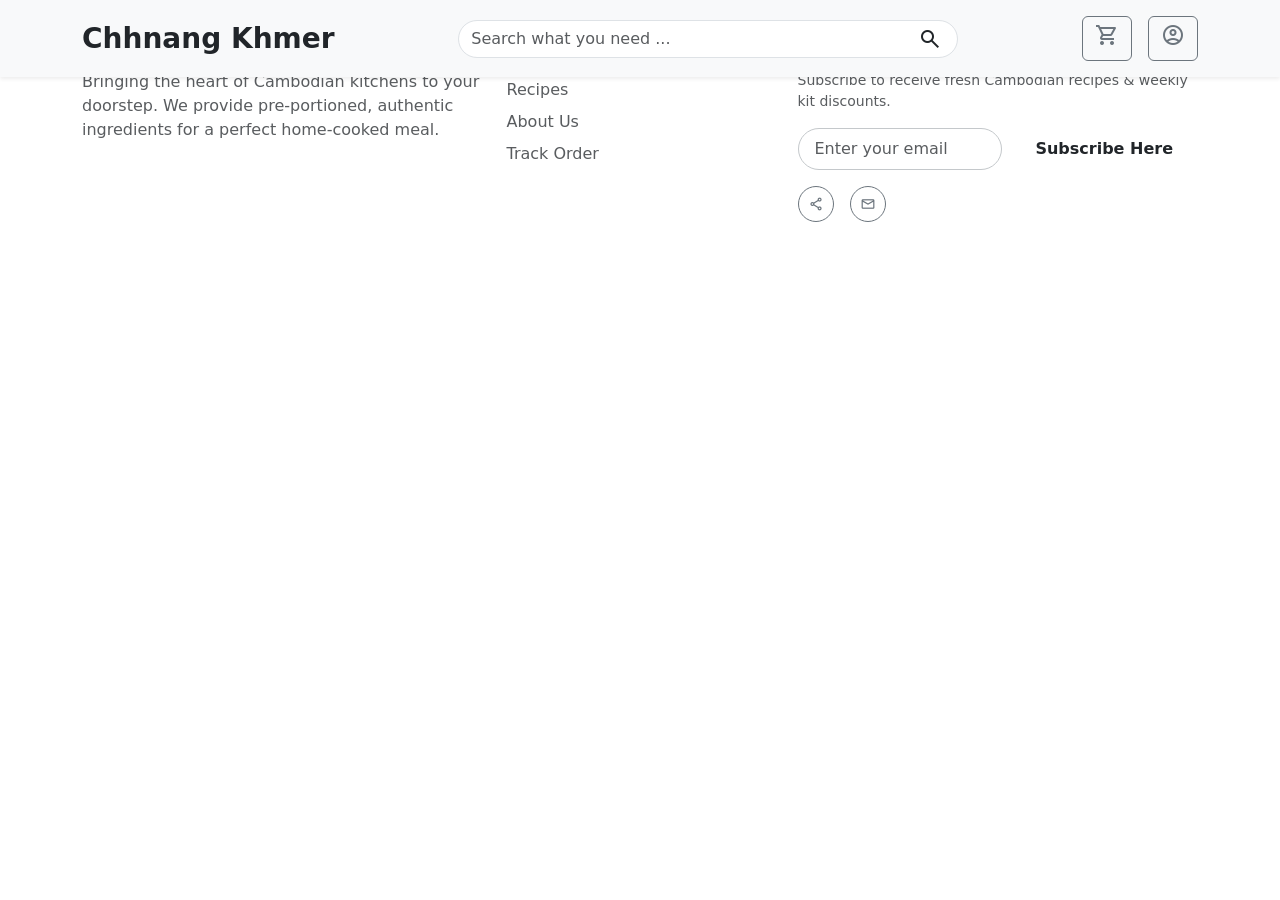
<file: pages/nav-footer.html>
<!doctype html>
<html lang="en">
  <head>
    <meta charset="UTF-8" />
    <meta name="viewport" content="width=device-width, initial-scale=1.0" />
    <title>Chhnang Khmer</title>
    <!-- bootstrap CSS -->
    <link
      href="https://cdn.jsdelivr.net/npm/bootstrap@5.3.8/dist/css/bootstrap.min.css"
      rel="stylesheet"
      integrity="sha384-sRIl4kxILFvY47J16cr9ZwB07vP4J8+LH7qKQnuqkuIAvNWLzeN8tE5YBujZqJLB"
      crossorigin="anonymous"
    />
    <!-- google-icons -->
    <link
      rel="stylesheet"
      href="https://fonts.googleapis.com/css2?family=Material+Symbols+Outlined"
    />
  </head>

  <body>
    <!--navbar -->
    <div id="navbar"></div>

    <!-- homepage content -->

    <!-- footer -->
    <div id="footer"></div>

    <!-- Loader Script -->
    <script>
      function loadComponent(url, elementId) {
        fetch(url)
          .then((response) => response.text())
          .then((data) => {
            document.getElementById(elementId).innerHTML = data;
          });
      }

      loadComponent("components/footer.html", "footer");
      loadComponent("components/nav.html", "navbar");
    </script>
  </body>
</html>
</file>
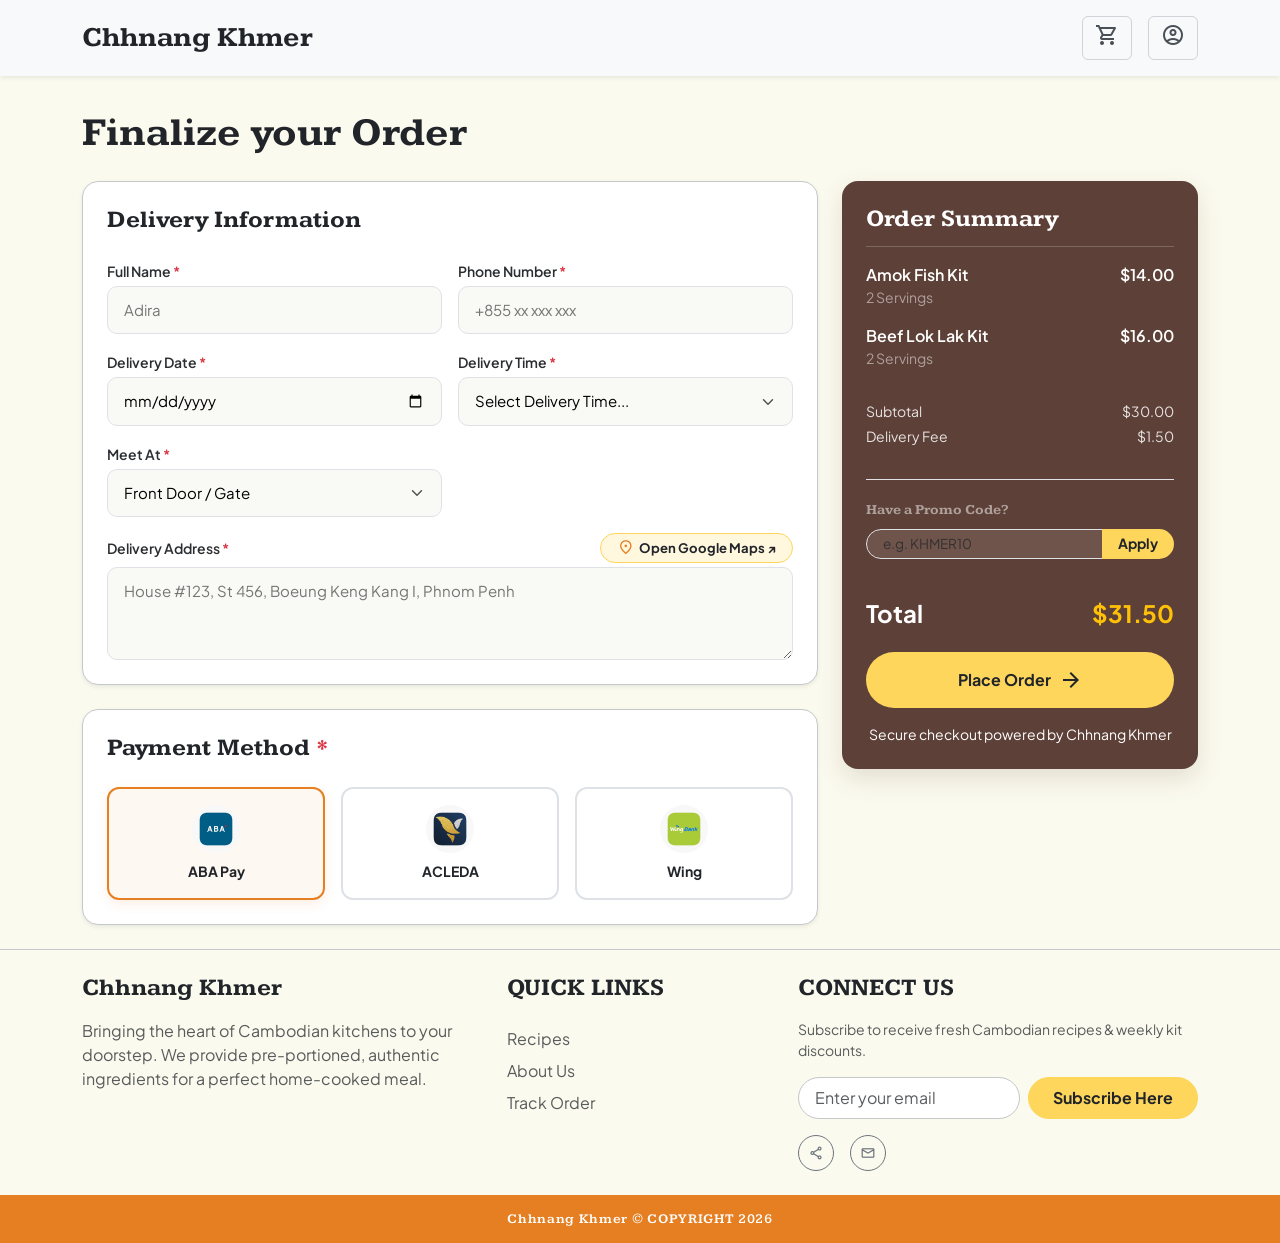
<file: pages/p5_checkout.html>
<!doctype html>
<html lang="en">
  <head>
    <meta charset="UTF-8" />
    <meta name="viewport" content="width=device-width, initial-scale=1.0" />
    <title>Checkout & Order Placement - Chhnang Khmer</title>
    <meta
      name="description"
      content="Secure checkout for your recipe kit order. Enter delivery details and select your preferred payment method."
    />
    <!-- bootstrap CSS -->
    <link
      href="https://cdn.jsdelivr.net/npm/bootstrap@5.3.8/dist/css/bootstrap.min.css"
      rel="stylesheet"
      integrity="sha384-sRIl4kxILFvY47J16cr9ZwB07vP4J8+LH7qKQnuqkuIAvNWLzeN8tE5YBujZqJLB"
      crossorigin="anonymous"
    />
    <!-- google-icons -->
    <link
      rel="stylesheet"
      href="https://fonts.googleapis.com/css2?family=Material+Symbols+Outlined:opsz,wght,FILL,GRAD@20..48,100..700,0..1,-50..200"
    />
    <!-- Custom CSS -->
    <link rel="stylesheet" href="../assets/css/global.css" />
    <link rel="stylesheet" href="../assets/css/styles.css" />
  </head>

  <body>
    <!--navbar -->
    <div id="navbar"></div>

    <!-- homepage content -->
    <main class="container py-4">
      <!-- Heading: Finalize your Order -->
      <h1 class="fw-bold mb-4 text-dark font-title">Finalize your Order</h1>

      <form id="checkout-form" onsubmit="event.preventDefault(); simulateOrder();">
        <div class="row g-4 align-items-start">
          <!-- Left Column: Forms -->
          <div class="col-lg-8 d-flex flex-column gap-4">
            
            <!-- Section 1: Delivery Info -->
            <section class="card p-3 p-md-4 border border-secondary-subtle bg-white rounded-4 shadow-sm">
              <div class="mb-4">
                <h2 class="h4 fw-bold text-dark mb-0 font-title">Delivery Information</h2>
              </div>
              
              <div class="row g-3">
                <div class="col-md-6">
                  <label class="form-label fw-semibold text-secondary-emphasis small mb-1">Full Name <span class="text-danger">*</span></label>
                  <input class="p5-form-control" placeholder="Adira" type="text" required>
                </div>
                <div class="col-md-6">
                  <label class="form-label fw-semibold text-secondary-emphasis small mb-1">Phone Number <span class="text-danger">*</span></label>
                  <input class="p5-form-control" placeholder="+855 xx xxx xxx" type="tel" required>
                </div>
                <div class="col-md-6">
                  <label class="form-label fw-semibold text-secondary-emphasis small mb-1">Delivery Date <span class="text-danger">*</span></label>
                  <input class="p5-form-control" type="date" required>
                </div>
                <div class="col-md-6">
                  <label class="form-label fw-semibold text-secondary-emphasis small mb-1">Delivery Time <span class="text-danger">*</span></label>
                  <select class="p5-form-select" required>
                    <option value="">Select Delivery Time...</option>
                    <option value="09:00 AM - 11:00 AM">09:00 AM - 11:00 AM</option>
                    <option value="11:00 AM - 01:00 PM">11:00 AM - 01:00 PM</option>
                    <option value="01:00 PM - 03:00 PM">01:00 PM - 03:00 PM</option>
                    <option value="03:00 PM - 05:00 PM">03:00 PM - 05:00 PM</option>
                  </select>
                </div>
                <!-- Meet At Field -->
                <div class="col-md-6">
                  <label class="form-label fw-semibold text-secondary-emphasis small mb-1">Meet At <span class="text-danger">*</span></label>
                  <select class="p5-form-select" required>
                    <option value="Front Door / Gate">Front Door / Gate</option>
                    <option value="Building Lobby / Reception">Building Lobby / Reception</option>
                    <option value="Security Guard Post">Security Guard Post</option>
                    <option value="Hand directly to me">Hand directly to me</option>
                    <option value="Parking Lot / Outside">Parking Lot / Outside</option>
                  </select>
                </div>

                <div class="col-12">
                  <div class="d-flex justify-content-between align-items-center mb-1">
                    <label class="form-label fw-semibold text-secondary-emphasis small mb-0">Delivery Address <span class="text-danger">*</span></label>
                    <a
                      href="https://maps.google.com"
                      target="_blank"
                      rel="noopener noreferrer"
                      class="btn btn-sm btn-outline-warning text-dark fw-bold rounded-pill d-inline-flex align-items-center gap-1 py-1 px-3 text-decoration-none"
                      style="font-size: 0.82rem; border-color: var(--color-brand-yellow); background-color: rgba(254, 214, 91, 0.2);"
                    >
                      <span class="material-symbols-outlined text-brand-orange" style="font-size: 1.1rem;">location_on</span>
                      Open Google Maps ↗
                    </a>
                  </div>
                  <textarea class="p5-form-control" rows="3" placeholder="House #123, St 456, Boeung Keng Kang I, Phnom Penh" required></textarea>
                </div>
              </div>
            </section>

            <!-- Section 2: Payment Method -->
            <section class="card p-3 p-md-4 border border-secondary-subtle bg-white rounded-4 shadow-sm">
              <div class="mb-4">
                <h2 class="h4 fw-bold text-dark mb-0 font-title">Payment Method <span class="text-danger">*</span></h2>
              </div>
              
              <div class="row g-3">
                <!-- ABA -->
                <div class="col-4">
                  <input type="radio" class="btn-check" name="payment" id="payment-aba" required checked>
                  <label class="card p-3 text-center p5-payment-card border-2 transition-all" for="payment-aba">
                    <div class="d-flex flex-column align-items-center justify-content-center w-100">
                      <div class="logo-wrapper mb-2">
                        <img src="../assets/images/aba.png" alt="ABA Pay" class="payment-logo rounded-circle" style="width: 48px; height: 48px; object-fit: cover;">
                      </div>
                      <span class="fw-bold small text-dark">ABA Pay</span>
                    </div>
                  </label>
                </div>
                
                <!-- ACLEDA -->
                <div class="col-4">
                  <input type="radio" class="btn-check" name="payment" id="payment-acleda" required>
                  <label class="card p-3 text-center p5-payment-card border-2 transition-all" for="payment-acleda">
                    <div class="d-flex flex-column align-items-center justify-content-center w-100">
                      <div class="logo-wrapper mb-2">
                        <img src="../assets/images/aclida.png" alt="ACLEDA" class="payment-logo rounded-circle" style="width: 48px; height: 48px; object-fit: cover;">
                      </div>
                      <span class="fw-bold small text-dark">ACLEDA</span>
                    </div>
                  </label>
                </div>
                
                <!-- Wing -->
                <div class="col-4">
                  <input type="radio" class="btn-check" name="payment" id="payment-wing" required>
                  <label class="card p-3 text-center p5-payment-card border-2 transition-all" for="payment-wing">
                    <div class="d-flex flex-column align-items-center justify-content-center w-100">
                      <div class="logo-wrapper mb-2">
                        <img src="../assets/images/wing.png" alt="Wing" class="payment-logo rounded-circle" style="width: 48px; height: 48px; object-fit: cover;">
                      </div>
                      <span class="fw-bold small text-dark">Wing</span>
                    </div>
                  </label>
                </div>
              </div>
            </section>
          </div>

          <!-- Right Column: Order Summary -->
          <aside class="col-lg-4 sticky-top" style="top: 100px;">
            <div class="p5-summary-box">
              <h3 class="h4 fw-bold mb-3 font-title">Order Summary</h3>
              <div class="d-flex flex-column gap-3 mb-4">
                
                <div class="d-flex justify-content-between align-items-start">
                  <div>
                    <p class="fw-semibold mb-0">Amok Fish Kit</p>
                    <p class="small text-white-50 mb-0">2 Servings</p>
                  </div>
                  <p class="fw-semibold mb-0">$14.00</p>
                </div>
                
                <div class="d-flex justify-content-between align-items-start">
                  <div>
                    <p class="fw-semibold mb-0">Beef Lok Lak Kit</p>
                    <p class="small text-white-50 mb-0">2 Servings</p>
                  </div>
                  <p class="fw-semibold mb-0">$16.00</p>
                </div>
                
                <div class="pt-3 border-t border-white-20 space-y-xs">
                  <div class="d-flex justify-content-between small opacity-80">
                    <span>Subtotal</span>
                    <span>$30.00</span>
                  </div>
                  <div class="d-flex justify-content-between small opacity-80 mt-1">
                    <span>Delivery Fee</span>
                    <span>$1.50</span>
                  </div>
                  <div id="discount-row" class="d-flex justify-content-between small mt-1 text-warning fw-bold" style="display: none !important;">
                    <span>Promo Discount</span>
                    <span id="discount-amount">-$3.00</span>
                  </div>
                </div>

                <!-- Promo Code Section -->
                <div class="my-3 pt-3 border-top border-white-20">
                  <label class="small text-white-50 mb-2 font-title fw-bold">Have a Promo Code?</label>
                  <div class="input-group">
                    <input
                      type="text"
                      id="promo-code-input"
                      class="form-control form-control-sm bg-white bg-opacity-10 text-white border-white-20 rounded-start-pill ps-3"
                      placeholder="e.g. KHMER10"
                      style="font-size: 0.85rem;"
                    />
                    <button
                      type="button"
                      class="btn btn-warning btn-sm rounded-end-pill px-3 fw-bold text-dark"
                      onclick="applyPromoCode()"
                      style="background-color: var(--color-brand-yellow); border: none;"
                    >
                      Apply
                    </button>
                  </div>
                  <div id="promo-message" class="small mt-2" style="display: none;"></div>
                </div>
              </div>
              
              <div class="d-flex justify-content-between align-items-center mb-4">
                <span class="h4 fw-bold mb-0">Total</span>
                <span id="checkout-total" class="h4 fw-bold text-warning mb-0">$31.50</span>
              </div>
              
              <button type="submit" form="checkout-form" class="btn p5-btn-place-order w-100 py-3 d-flex align-items-center justify-content-center gap-2">
                <span>Place Order</span>
                <span class="material-symbols-outlined">arrow_forward</span>
              </button>
              
              <p class="small text-center mt-3 opacity-60 mb-0 italic">Secure checkout powered by Chhnang Khmer</p>
            </div>

          </aside>
        </div>
      </form>
    </main>

    <!-- footer -->
    <div id="footer"></div>

    <!-- Order Success Modal -->
    <div class="modal fade" id="orderSuccessModal" data-bs-backdrop="static" data-bs-keyboard="false" tabindex="-1" aria-labelledby="orderSuccessModalLabel" aria-hidden="true">
      <div class="modal-dialog modal-dialog-centered">
        <div class="modal-content border-0 rounded-4 shadow-lg" style="background-color: #fbfaee;">
          <div class="modal-body text-center p-5">
            <div class="mb-4">
              <span class="material-symbols-outlined text-success" style="font-variation-settings: 'FILL' 1, 'wght' 400; font-size: 80px;">check_circle</span>
            </div>
            <h3 class="fw-bold text-dark mb-2 font-title">Order Placed Successfully!</h3>
            <p class="text-secondary mb-4">Thank you for ordering with Chhnang Khmer! Your recipe kit is being prepared and will be delivered shortly.</p>
            <div class="d-flex flex-column gap-2 align-items-center justify-content-center mx-auto" style="max-width: 250px;">
              <a href="p6_trackorder.html" class="btn btn-brand-orange w-100 py-2 rounded-pill fw-bold text-decoration-none">
                Track your Order
              </a>
              <a href="../index.html" class="btn btn-outline-secondary w-100 py-2 rounded-pill fw-bold text-decoration-none">
                Back to Home
              </a>
            </div>
          </div>
        </div>
      </div>
    </div>

    <!-- bootstrap JS Bundle -->
    <script
      src="https://cdn.jsdelivr.net/npm/bootstrap@5.3.8/dist/js/bootstrap.bundle.min.js"
      crossorigin="anonymous"
    ></script>

    <!-- Loader Script -->
    <script>
      function loadComponent(url, elementId) {
        fetch(url)
          .then((response) => response.text())
          .then((data) => {
            document.getElementById(elementId).innerHTML = data;
          });
      }

      loadComponent("components/footer.html", "footer");
      loadComponent("components/nav_no_search.html", "navbar");

      function simulateOrder() {
        var myModal = new bootstrap.Modal(document.getElementById('orderSuccessModal'));
        myModal.show();
      }

      function applyPromoCode() {
        const codeInput = document.getElementById('promo-code-input');
        const code = codeInput.value.trim();
        const msg = document.getElementById('promo-message');
        const discountRow = document.getElementById('discount-row');
        const checkoutTotal = document.getElementById('checkout-total');

        if (code.length === 0) {
          msg.style.display = 'block';
          msg.style.color = '#fed65b';
          msg.innerText = 'Please enter a valid promo code.';
          return;
        }

        // Apply simulated discount
        msg.style.display = 'block';
        msg.style.color = '#2e7d32';
        msg.innerText = `Promo code "${code.toUpperCase()}" applied! ($3.00 discount)`;
        discountRow.style.setProperty('display', 'flex', 'important');
        checkoutTotal.innerText = '$28.50';
      }
    </script>
  </body>
</html>
</file>
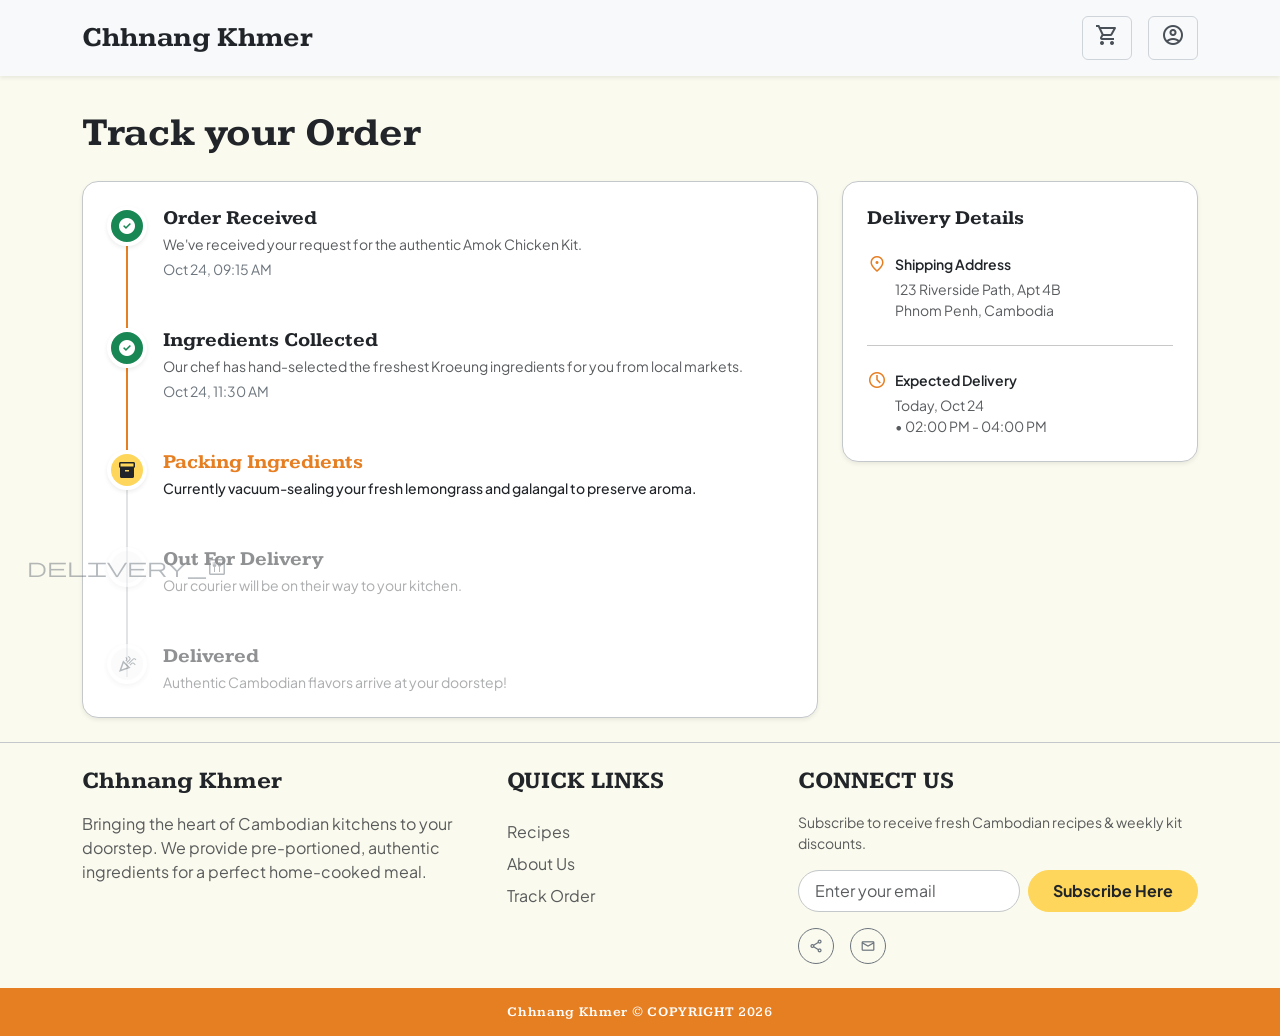
<file: pages/p6_trackorder.html>
<!doctype html>
<html lang="en">
  <head>
    <meta charset="UTF-8" />
    <meta name="viewport" content="width=device-width, initial-scale=1.0" />
    <title>Track Your Order Status - Chhnang Khmer</title>
    <meta
      name="description"
      content="Track your real-time recipe kit delivery status and order progress with Chhnang Khmer."
    />
    <!-- bootstrap CSS -->
    <link
      href="https://cdn.jsdelivr.net/npm/bootstrap@5.3.8/dist/css/bootstrap.min.css"
      rel="stylesheet"
      integrity="sha384-sRIl4kxILFvY47J16cr9ZwB07vP4J8+LH7qKQnuqkuIAvNWLzeN8tE5YBujZqJLB"
      crossorigin="anonymous"
    />
    <!-- google-icons -->
    <link
      rel="stylesheet"
      href="https://fonts.googleapis.com/css2?family=Material+Symbols+Outlined:opsz,wght,FILL,GRAD@20..48,100..700,0..1,-50..200"
    />
    <!-- Custom CSS -->
    <link rel="stylesheet" href="../assets/css/global.css" />
    <link rel="stylesheet" href="../assets/css/styles.css" />
  </head>

  <body>
    <!--navbar -->
    <div id="navbar"></div>

    <!-- homepage content -->
    <main class="container py-4">
      <!-- Heading: Track your Order -->
      <h1 class="fw-bold mb-4 text-dark font-title">Track your Order</h1>

      <div class="row g-4 align-items-start">
        <!-- Left Column: Progress Tracker -->
        <div class="col-lg-8">
          <div class="card border border-secondary-subtle bg-white rounded-4 p-3 p-md-4 shadow-sm">
            <div class="position-relative d-flex flex-column gap-5">
              
              <!-- Progress Line (Vertical) -->
              <div class="position-absolute bg-secondary-subtle" style="left: 19px; top: 16px; bottom: 16px; width: 2px; z-index: 1;">
                <div class="bg-brand-orange w-100" style="height: 50%;"></div>
              </div>
              
              <!-- Step 1: Completed -->
              <div class="d-flex gap-3 position-relative" style="z-index: 2;">
                <div class="bg-success text-white rounded-circle d-flex align-items-center justify-content-center border border-4 border-white shadow-sm" style="width: 40px; height: 40px; min-width: 40px;">
                  <span class="material-symbols-outlined fs-5" style="font-variation-settings: 'FILL' 1;">check_circle</span>
                </div>
                <div>
                  <h3 class="h5 fw-bold text-dark mb-1 font-title">Order Received</h3>
                  <p class="small text-muted mb-1">We've received your request for the authentic Amok Chicken Kit.</p>
                  <span class="text-secondary small d-block">Oct 24, 09:15 AM</span>
                </div>
              </div>

              <!-- Step 2: Completed (Ingredients Collected) -->
              <div class="d-flex gap-3 position-relative" style="z-index: 2;">
                <div class="bg-success text-white rounded-circle d-flex align-items-center justify-content-center border border-4 border-white shadow-sm" style="width: 40px; height: 40px; min-width: 40px;">
                  <span class="material-symbols-outlined fs-5" style="font-variation-settings: 'FILL' 1;">check_circle</span>
                </div>
                <div>
                  <h3 class="h5 fw-bold text-dark mb-1 font-title">Ingredients Collected</h3>
                  <p class="small text-muted mb-1">Our chef has hand-selected the freshest Kroeung ingredients for you from local markets.</p>
                  <span class="text-secondary small d-block">Oct 24, 11:30 AM</span>
                </div>
              </div>
              
              <!-- Step 3: Current (Packing Ingredients) -->
              <div class="d-flex gap-3 position-relative" style="z-index: 2;">
                <div class="bg-warning text-dark rounded-circle d-flex align-items-center justify-content-center border border-4 border-white shadow-sm p6-animate-pulse" style="width: 40px; height: 40px; min-width: 40px; background-color: #fed65b !important;">
                  <span class="material-symbols-outlined fs-5" style="font-variation-settings: 'FILL' 1;">inventory_2</span>
                </div>
                <div>
                  <h3 class="h5 fw-bold text-brand-orange mb-1 font-title">Packing Ingredients</h3>
                  <p class="small text-dark fw-medium mb-0">Currently vacuum-sealing your fresh lemongrass and galangal to preserve aroma.</p>
                </div>
              </div>
              
              <!-- Step 3: Pending (Out For Delivery) -->
              <div class="d-flex gap-3 position-relative opacity-50" style="z-index: 2;">
                <div class="bg-light text-secondary rounded-circle d-flex align-items-center justify-content-center border border-4 border-white shadow-sm" style="width: 40px; height: 40px; min-width: 40px;">
                  <span class="material-symbols-outlined fs-5">delivery_dining</span>
                </div>
                <div>
                  <h3 class="h5 fw-bold text-dark mb-1 font-title">Out For Delivery</h3>
                  <p class="small text-muted mb-0">Our courier will be on their way to your kitchen.</p>
                </div>
              </div>
              
              <!-- Step 4: Pending (Delivered) -->
              <div class="d-flex gap-3 position-relative opacity-50" style="z-index: 2;">
                <div class="bg-light text-secondary rounded-circle d-flex align-items-center justify-content-center border border-4 border-white shadow-sm" style="width: 40px; height: 40px; min-width: 40px;">
                  <span class="material-symbols-outlined fs-5">celebration</span>
                </div>
                <div>
                  <h3 class="h5 fw-bold text-dark mb-1 font-title">Delivered</h3>
                  <p class="small text-muted mb-0">Authentic Cambodian flavors arrive at your doorstep!</p>
                </div>
              </div>
              
            </div>
          </div>
        </div>

        <!-- Right Column: Delivery Details -->
        <div class="col-lg-4">
          <div class="card border border-secondary-subtle bg-white rounded-4 p-4 shadow-sm">
            <h4 class="h5 fw-bold text-dark mb-4 font-title">Delivery Details</h4>
            <div class="d-flex flex-column gap-3">
              
              <div class="d-flex align-items-start gap-2">
                <span class="material-symbols-outlined text-brand-orange fs-5">location_on</span>
                <div>
                  <p class="fw-semibold text-dark small mb-1">Shipping Address</p>
                  <p class="small text-muted mb-0">123 Riverside Path, Apt 4B<br>Phnom Penh, Cambodia</p>
                </div>
              </div>
              
              <hr class="my-2 text-secondary-subtle">
              
              <div class="d-flex align-items-start gap-2">
                <span class="material-symbols-outlined text-brand-orange fs-5">schedule</span>
                <div>
                  <p class="fw-semibold text-dark small mb-1">Expected Delivery</p>
                  <p class="small text-muted mb-0">Today, Oct 24<br>• 02:00 PM - 04:00 PM</p>
                </div>
              </div>
              
            </div>
          </div>
        </div>
      </div>
    </main>

    <!-- footer -->
    <div id="footer"></div>

    <!-- bootstrap JS Bundle -->
    <script
      src="https://cdn.jsdelivr.net/npm/bootstrap@5.3.8/dist/js/bootstrap.bundle.min.js"
      crossorigin="anonymous"
    ></script>

    <!-- Loader Script -->
    <script>
      function loadComponent(url, elementId) {
        fetch(url)
          .then((response) => response.text())
          .then((data) => {
            document.getElementById(elementId).innerHTML = data;
          });
      }

      loadComponent("components/footer.html", "footer");
      loadComponent("components/nav_no_search.html", "navbar");
    </script>
  </body>
</html>
</file>
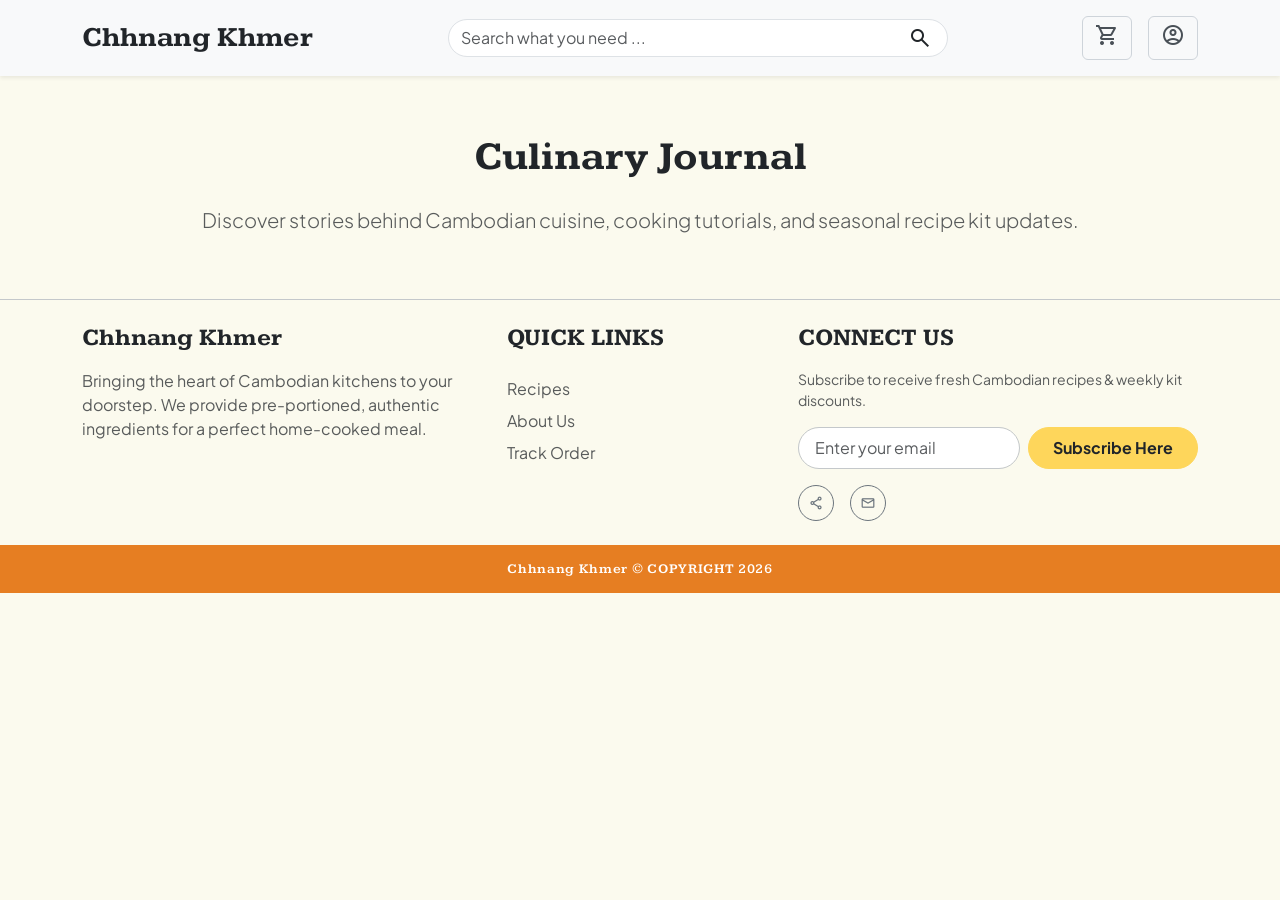
<file: pages/p7_journalpage.html>
<!doctype html>
<html lang="en">
  <head>
    <meta charset="UTF-8" />
    <meta name="viewport" content="width=device-width, initial-scale=1.0" />
    <title>Culinary Journal & Stories - Chhnang Khmer</title>
    <meta
      name="description"
      content="Explore culinary stories, cooking tips, and traditional Cambodian recipes from Chhnang Khmer."
    />
    <!-- Bootstrap CSS -->
    <link
      href="https://cdn.jsdelivr.net/npm/bootstrap@5.3.8/dist/css/bootstrap.min.css"
      rel="stylesheet"
      integrity="sha384-sRIl4kxILFvY47J16cr9ZwB07vP4J8+LH7qKQnuqkuIAvNWLzeN8tE5YBujZqJLB"
      crossorigin="anonymous"
    />
    <!-- Material Icons -->
    <link
      rel="stylesheet"
      href="https://fonts.googleapis.com/css2?family=Material+Symbols+Outlined:opsz,wght,FILL,GRAD@20..48,100..700,0..1,-50..200"
    />
    <!-- Custom CSS -->
    <link rel="stylesheet" href="../assets/css/global.css" />
    <link rel="stylesheet" href="../assets/css/styles.css" />
  </head>
  <body>
    <!-- Navbar -->
    <div id="navbar"></div>

    <main class="container py-5">
      <h1 class="fw-bold mb-4 text-dark font-title text-center">Culinary Journal</h1>
      <p class="lead text-muted text-center max-w-650 mx-auto">
        Discover stories behind Cambodian cuisine, cooking tutorials, and seasonal recipe kit updates.
      </p>
    </main>

    <!-- Footer -->
    <div id="footer"></div>

    <!-- Component Loader -->
    <script>
      function loadComponent(url, elementId) {
        fetch(url)
          .then((response) => response.text())
          .then((data) => {
            document.getElementById(elementId).innerHTML = data;
          });
      }

      loadComponent("components/footer.html", "footer");
      loadComponent("components/nav.html", "navbar");
    </script>
  </body>
</html>
</file>
<file: assets/css/global.css>
@import url('https://fonts.googleapis.com/css2?family=Material+Symbols+Outlined:opsz,wght,FILL,GRAD@20..48,100..700,0..1,-50..200');
@import url('https://fonts.googleapis.com/css2?family=Edu+AU+VIC+WA+NT+Guides:wght@400..700&family=Kameron:wght@400..700&family=Plus+Jakarta+Sans:wght@400;500;600;700&family=Roboto:ital,wght@0,100..900;1,100..900&display=swap');

:root {
  /* Colors */
  --color-bg-main: #fbfaee;
  --color-bg-light: #f9f9f6;
  --color-brand-yellow: #fed65b;
  --color-brand-orange: #e67e22;
  --color-yellow-hover: #f7c324;
  --color-clay-brown: #5d4037;
  --color-text-dark: #212529;
  --color-text-muted: #555555;
  --color-success: #2e7d32;

  /* Typography & Fonts */
  --font-primary: 'Plus Jakarta Sans', 'Roboto', -apple-system, BlinkMacSystemFont, "Segoe UI", sans-serif;
  --font-title: 'Kameron', 'Edu AU VIC WA NT Guides', serif;

  /* Font Sizes (in px) */
  --font-size-xs: 12px;
  --font-size-sm: 14px;
  --font-size-md: 15px;
  --font-size-base: 16px;
  --font-size-lg: 17px;
  --font-size-xl: 20px;
  --font-size-2xl: 24px;
  --font-size-3xl: 32px;
}

/* Core Layout */
body, input, button, select, textarea {
  font-family: var(--font-primary);
}

body {
  background-color: var(--color-bg-main);
  padding-top: 85px; /* Offset for fixed-top navbar */
}

/* Global Typography Utilities */
h1, h2, h3, h4, h5, h6, .font-title, .display-1, .display-2, .display-3, .display-4, .display-5, .display-6 {
  font-family: var(--font-title);
}

.material-symbols-outlined {
  font-family: 'Material Symbols Outlined' !important;
  font-weight: normal;
  font-style: normal;
  line-height: 1;
  display: inline-block;
  white-space: nowrap;
  word-wrap: normal;
  direction: ltr;
  -webkit-font-smoothing: antialiased;
}

.text-brand-orange {
  color: var(--color-brand-orange) !important;
}

.bg-brand-orange {
  background-color: var(--color-brand-orange) !important;
}

/* Core Buttons */
.btn-brand-orange {
  background-color: var(--color-brand-yellow);
  color: var(--color-text-dark);
  border: 1px solid var(--color-brand-yellow);
  transition: all 0.2s ease;
}

.btn-brand-orange:hover {
  background-color: var(--color-brand-orange);
  border-color: var(--color-brand-orange);
  color: #ffffff;
}

.btn-outline-brand {
  border-color: var(--color-brand-orange) !important;
  color: var(--color-brand-orange) !important;
  background-color: transparent !important;
  transition: all 0.3s ease;
}

.btn-outline-brand:hover {
  background-color: var(--color-brand-orange) !important;
  border-color: var(--color-brand-orange) !important;
  color: #ffffff !important;
}

/* nav */
nav.fixed-top {
  transition: all 0.3s ease;
}

nav.fixed-top h3 {
  transition: color 0.3s ease;
  cursor: pointer;
}

nav.fixed-top h3:hover {
  color: var(--color-brand-orange);
}

nav.fixed-top .form-control {
  transition: all 0.3s ease;
}

nav.fixed-top .form-control:focus {
  border-color: var(--color-brand-yellow);
  box-shadow: 0 0 0 4px rgba(254, 214, 91, 0.25);
}

nav.fixed-top .btn-outline-secondary {
  transition: all 0.3s ease;
  border-color: #ced4da;
  color: #495057;
}

nav.fixed-top .btn-outline-secondary:hover {
  background-color: var(--color-brand-yellow);
  border-color: var(--color-brand-yellow);
  color: var(--color-text-dark);
  transform: translateY(-2px);
  box-shadow: 0 4px 6px rgba(0, 0, 0, 0.05);
}

nav.fixed-top .btn-outline-secondary:active {
  transform: translateY(0);
}

/* footer */
footer {
  border-top: 1px solid #dee2e6;
}

footer h3,
footer .font-title,
footer p.fs-4 {
  font-family: var(--font-title);
}

footer .hover-link {
  transition: all 0.3s ease;
}

footer .hover-link:hover {
  color: var(--color-brand-orange) !important;
  padding-left: 6px;
}

footer .btn-outline-secondary {
  transition: all 0.3s ease;
}

footer .btn-outline-secondary:hover {
  background-color: var(--color-brand-yellow);
  border-color: var(--color-brand-yellow);
  color: var(--color-text-dark);
  transform: scale(1.1);
}
</file>
<file: assets/css/styles.css>
/* p1-homepage */
.p1-category-card {
  transition: all 0.3s ease;
  cursor: pointer;
}

.p1-category-card:hover {
  transform: translateY(-5px);
  box-shadow: 0 10px 20px rgba(0, 0, 0, 0.08) !important;
}

.p1-category-card .rounded-circle {
  transition: all 0.3s ease;
}

.p1-category-card:hover .rounded-circle {
  background-color: var(--color-brand-orange) !important;
  color: #ffffff !important;
}

.p1-meal-card {
  transition: all 0.3s ease;
  border-radius: 12px;
  overflow: hidden;
}

.p1-meal-card:hover {
  transform: translateY(-6px);
  box-shadow: 0 12px 25px rgba(0, 0, 0, 0.12) !important;
}

.p1-meal-card .card-img-wrapper {
  overflow: hidden;
  position: relative;
}

.p1-meal-card img {
  transition: transform 0.5s ease;
  height: 220px;
  object-fit: cover;
  width: 100%;
}

.p1-meal-card:hover img {
  transform: scale(1.06);
}

.p1-btn-add {
  background-color: var(--color-brand-yellow);
  color: var(--color-text-dark);
  border: 1px solid var(--color-brand-yellow);
  transition: all 0.2s ease;
}

.p1-btn-add:hover {
  background-color: var(--color-brand-orange);
  border-color: var(--color-brand-orange);
  color: #ffffff;
  transform: scale(1.05);
}

/* Swiper carousel custom pagination */
.swiper {
  width: 100%;
  padding-bottom: 50px !important;
}

.swiper-slide {
  height: auto;
}

.swiper-pagination-bullet-active {
  background-color: var(--color-brand-orange) !important;
}


/* p3-detailpage */
#p3-rating-stars .p3-star-icon {
  font-variation-settings: "FILL" 0;
  cursor: pointer;
  transition: transform 0.1s ease;
}

#p3-rating-stars .p3-star-icon.filled {
  font-variation-settings: "FILL" 1;
}

#p3-rating-stars .p3-star-icon:hover {
  transform: scale(1.15);
}

.p3-btn-add-to-card {
  background-color: var(--color-brand-yellow);
  border-color: var(--color-brand-yellow);
  color: var(--color-text-dark);
  transition: all 0.3s ease;
}

.p3-btn-add-to-card:hover {
  background-color: var(--color-brand-orange);
  border-color: var(--color-brand-orange);
  color: #ffffff;
}

.p3-toast-notification {
  position: fixed;
  bottom: 20px;
  right: 20px;
  background-color: var(--color-success);
  color: #ffffff;
  padding: 12px 24px;
  border-radius: 50px;
  box-shadow: 0 4px 12px rgba(0, 0, 0, 0.15);
  z-index: 1050;
  opacity: 0;
  transform: translateY(20px);
  transition: opacity 0.3s ease, transform 0.3s ease;
  pointer-events: none;
  display: flex;
  align-items: center;
  gap: 8px;
  font-weight: 600;
}

.p3-toast-notification.show {
  opacity: 1;
  transform: translateY(0);
  pointer-events: auto;
}

.p3-btn-serving-control {
  background-color: #e9ecef !important;
  color: var(--color-text-dark) !important;
  transition: transform 0.1s ease, background-color 0.2s ease;
  border: none;
}

.p3-btn-serving-control:hover {
  background-color: #dee2e6 !important;
}

.p3-btn-serving-control:active {
  transform: scale(0.9);
}

.p3-ingredient-card {
  transition: box-shadow 0.2s ease, transform 0.2s ease;
}

.p3-ingredient-card:hover {
  box-shadow: 0 4px 12px rgba(0, 0, 0, 0.08) !important;
  transform: translateY(-2px);
}

.p3-btn-qty-control {
  background-color: #ffffff !important;
  color: var(--color-text-dark) !important;
  border: none;
  transition: background-color 0.2s ease, transform 0.1s ease;
}

.p3-btn-qty-control:hover {
  background-color: #f8f9fa !important;
}

.p3-btn-qty-control:active {
  transform: scale(0.9);
}


.p5-form-control {
  width: 100%;
  display: block;
  padding: 12px 16px;
  border-radius: 10px;
  border: 1px solid #dee2e6;
  background-color: var(--color-bg-light);
  font-size: var(--font-size-md);
  transition: all 0.2s ease-in-out;
}

.p5-form-select {
  width: 100%;
  display: block;
  padding: 12px 42px 12px 16px;
  border-radius: 10px;
  border: 1px solid #dee2e6;
  background-color: var(--color-bg-light);
  font-size: var(--font-size-md);
  transition: all 0.2s ease-in-out;
  appearance: none;
  -webkit-appearance: none;
  -moz-appearance: none;
  background-image: url("data:image/svg+xml,%3csvg xmlns='http://www.w3.org/2000/svg' viewBox='0 0 16 16'%3e%3cpath fill='none' stroke='%23555555' stroke-linecap='round' stroke-linejoin='round' stroke-width='2' d='m2 5 6 6 6-6'/%3e%3c/svg%3e");
  background-repeat: no-repeat;
  background-position: right 1rem center;
  background-size: 16px 12px;
}

.p5-form-control:focus,
.p5-form-select:focus {
  background-color: #ffffff;
  border-color: var(--color-brand-orange);
  box-shadow: 0 0 0 4px rgba(230, 126, 34, 0.15);
}

.p5-payment-card {
  border: 2px solid #dee2e6;
  border-radius: 12px;
  transition: all 0.2s ease-in-out;
  background-color: #ffffff;
  height: 100%;
  display: flex;
  align-items: center;
  justify-content: center;
  cursor: pointer;
}

.p5-payment-card:hover {
  background-color: #f8f9fa;
  border-color: #ced4da;
  transform: translateY(-2px);
}

.btn-check:checked + .p5-payment-card {
  border-color: var(--color-brand-orange) !important;
  background-color: rgba(230, 126, 34, 0.05);
  box-shadow: 0 4px 12px rgba(230, 126, 34, 0.12);
}

.p5-summary-box {
  background-color: var(--color-clay-brown);
  color: #ffffff;
  border-radius: 16px;
  padding: 24px;
  box-shadow: 0 10px 25px rgba(93, 64, 55, 0.15);
}

.p5-summary-box h3 {
  border-bottom: 1px solid rgba(255, 255, 255, 0.2);
  padding-bottom: 12px;
}

.p5-summary-box .opacity-80 {
  opacity: 0.85;
}

.p5-btn-place-order {
  background-color: var(--color-brand-yellow);
  color: var(--color-text-dark);
  font-weight: 700;
  border: none;
  border-radius: 50px;
  padding: 12px 24px;
  transition: all 0.2s ease-in-out;
}

.p5-btn-place-order:hover {
  background-color: var(--color-yellow-hover);
  color: #000000;
  transform: translateY(-2px);
}

.p5-btn-place-order:active {
  transform: translateY(0);
}


/* p6-trackorder */
@keyframes p6-pulse {
  0%, 100% {
    transform: scale(1);
    opacity: 1;
  }
  50% {
    transform: scale(1.05);
    opacity: 0.85;
    box-shadow: 0 0 0 8px rgba(254, 214, 91, 0.25);
  }
}

.p6-animate-pulse {
  animation: p6-pulse 2s infinite ease-in-out;
}

/* p2-viewall */
.p2-banner {
  position: relative;
  background: linear-gradient(180deg, rgba(33, 37, 41, 0.75) 0%, rgba(33, 37, 41, 0.85) 100%),
              url('https://malis.thalias.com.kh/wp-content/uploads/2024/05/Malis-Khmer-Traditional-Food.png') center/cover no-repeat;
  color: #ffffff;
  padding: 60px 0 50px 0;
  border-radius: 0 0 20px 20px;
}

.p2-btn-toggle {
  background-color: rgba(255, 255, 255, 0.15);
  color: #ffffff;
  border: 1px solid rgba(255, 255, 255, 0.3);
  padding: 8px 24px;
  border-radius: 50px;
  font-weight: 600;
  transition: all 0.3s ease;
}

.p2-btn-toggle:hover,
.p2-btn-toggle.active {
  background-color: var(--color-brand-yellow);
  color: var(--color-text-dark);
  border-color: var(--color-brand-yellow);
}

.p2-filter-sidebar {
  background-color: #ffffff;
  border-radius: 16px;
  padding: 24px;
  box-shadow: 0 4px 16px rgba(0, 0, 0, 0.05);
  border: 1px solid #f0f0f0;
}

.p2-filter-title {
  font-weight: 700;
  border-bottom: 2px solid var(--color-brand-yellow);
  padding-bottom: 12px;
  margin-bottom: 20px;
  color: var(--color-text-dark);
}

.p2-filter-label {
  font-weight: 600;
  font-size: var(--font-size-md);
  margin-bottom: 8px;
  color: var(--color-text-dark);
}

.p2-form-input {
  border-radius: 10px;
  border: 1px solid #dee2e6;
  padding: 10px 14px;
  font-size: var(--font-size-sm);
  background-color: var(--color-bg-light);
  transition: all 0.2s ease;
}

.p2-form-select {
  border-radius: 10px;
  border: 1px solid #dee2e6;
  padding: 10px 38px 10px 14px;
  font-size: var(--font-size-sm);
  background-color: var(--color-bg-light);
  transition: all 0.2s ease;
  appearance: none;
  -webkit-appearance: none;
  -moz-appearance: none;
  background-image: url("data:image/svg+xml,%3csvg xmlns='http://www.w3.org/2000/svg' viewBox='0 0 16 16'%3e%3cpath fill='none' stroke='%23555555' stroke-linecap='round' stroke-linejoin='round' stroke-width='2' d='m2 5 6 6 6-6'/%3e%3c/svg%3e");
  background-repeat: no-repeat;
  background-position: right 0.85rem center;
  background-size: 14px 10px;
}

.p2-form-select:focus,
.p2-form-input:focus {
  border-color: var(--color-brand-orange);
  box-shadow: 0 0 0 3px rgba(230, 126, 34, 0.15);
  background-color: #ffffff;
}

.p2-set-card {
  border: none;
  border-radius: 16px;
  overflow: hidden;
  background-color: #ffffff;
  box-shadow: 0 4px 12px rgba(0, 0, 0, 0.06);
  transition: transform 0.3s ease, box-shadow 0.3s ease;
}

.p2-set-card:hover {
  transform: translateY(-6px);
  box-shadow: 0 12px 24px rgba(0, 0, 0, 0.12);
}

.p2-card-img-wrapper {
  position: relative;
  height: 200px;
  overflow: hidden;
}

.p2-card-img-wrapper img {
  width: 100%;
  height: 100%;
  object-fit: cover;
  transition: transform 0.4s ease;
}

.p2-set-card:hover .p2-card-img-wrapper img {
  transform: scale(1.08);
}

.p2-card-badge {
  position: absolute;
  top: 12px;
  left: 12px;
  z-index: 2;
  font-size: var(--font-size-xs);
  padding: 4px 10px;
  border-radius: 50px;
}

.p2-btn-action {
  background-color: var(--color-brand-yellow);
  color: var(--color-text-dark);
  border: 1px solid var(--color-brand-yellow);
  border-radius: 50px;
  padding: 8px 20px;
  font-weight: 600;
  font-size: var(--font-size-sm);
  transition: all 0.2s ease;
}

.p2-btn-action:hover {
  background-color: var(--color-brand-orange);
  border-color: var(--color-brand-orange);
  color: #ffffff;
  transform: scale(1.03);
}
</file>
